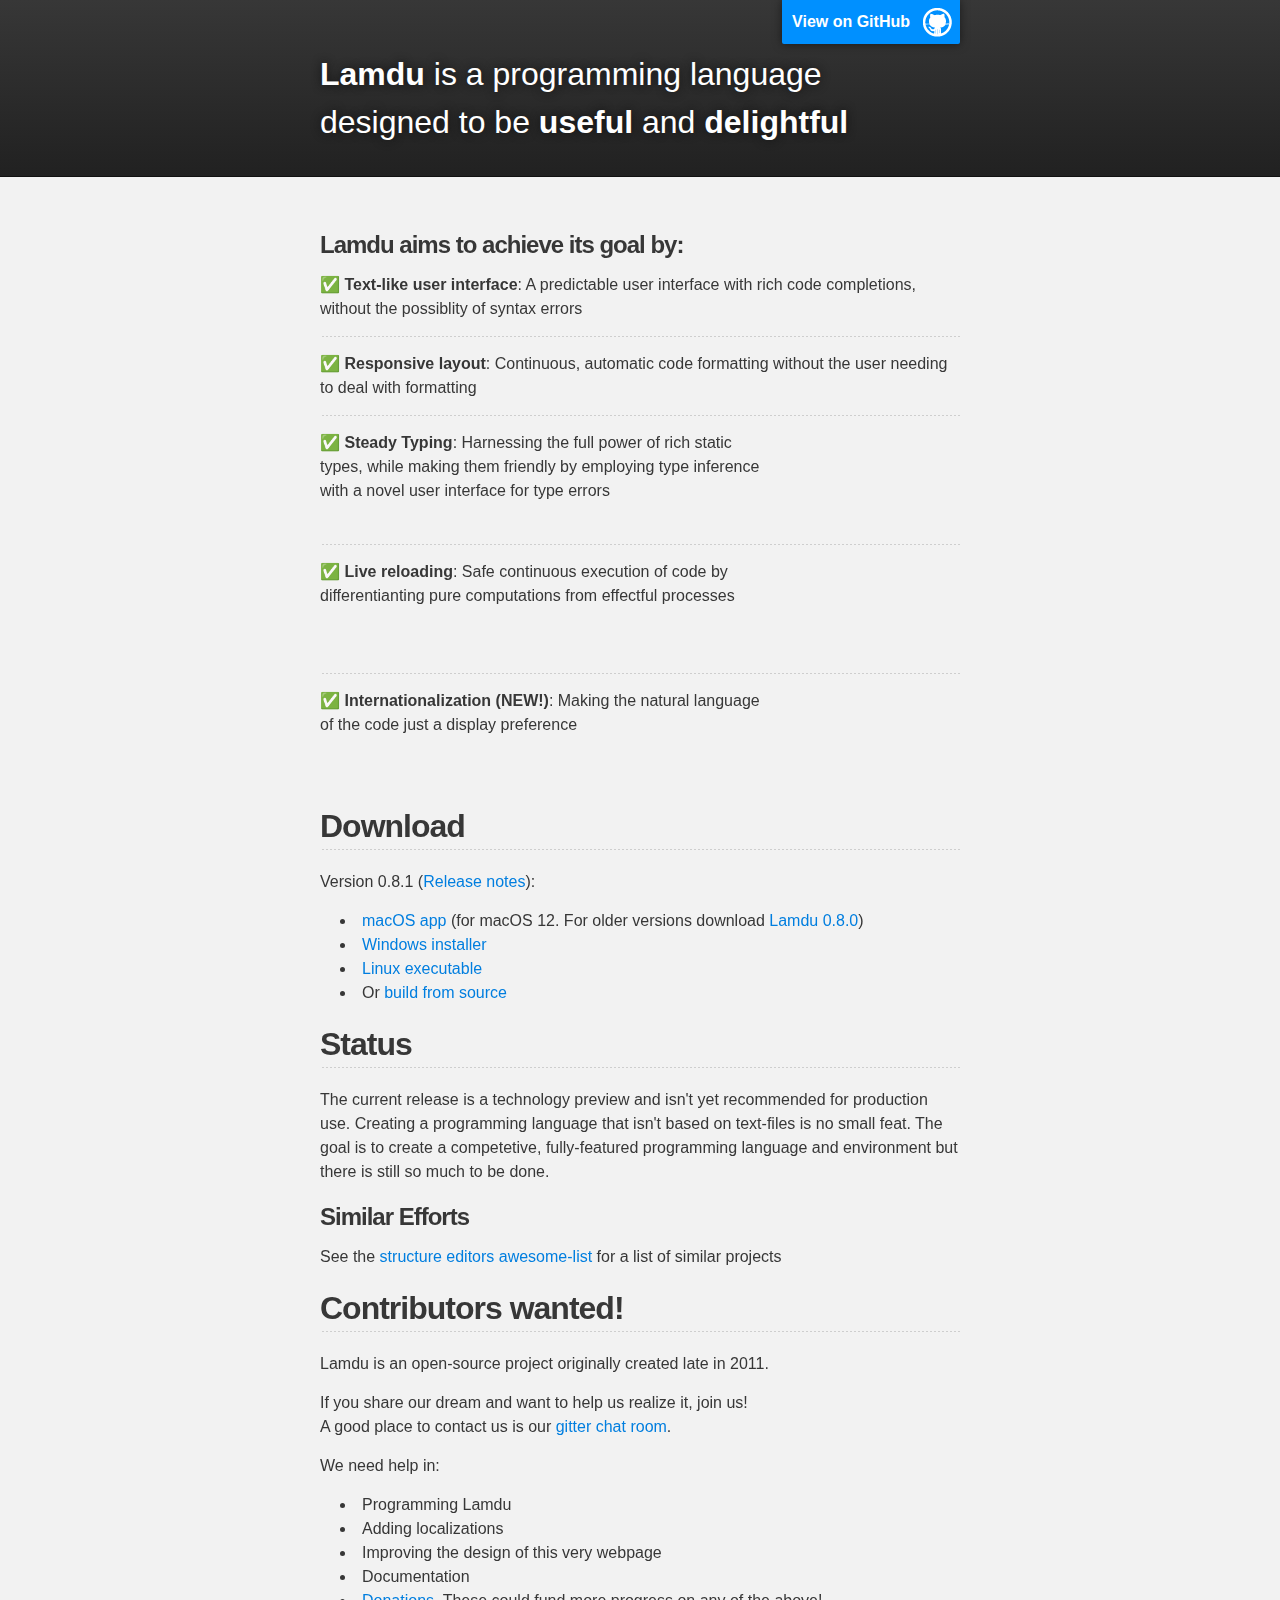
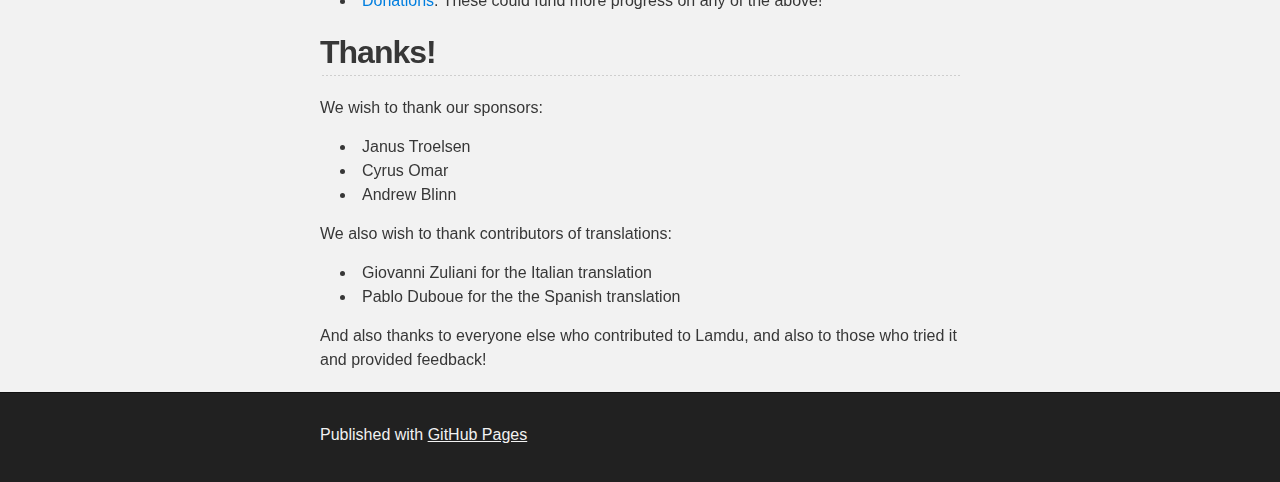
<file: index.html>
<!DOCTYPE html>
<html>

  <head>
    <meta charset='utf-8' />
    <meta http-equiv="X-UA-Compatible" content="chrome=1" />
    <meta name="description" content="Lamdu : Lamdu - towards the next generation IDE" />

    <link rel="stylesheet" type="text/css" media="screen" href="stylesheets/stylesheet.css">

    <title>Lamdu</title>
  </head>

  <body>

    <!-- HEADER -->
    <div id="header_wrap" class="outer">
      <header class="inner">
        <a id="forkme_banner" href="https://github.com/Peaker/lamdu">View on GitHub</a>

        <p id="project_title"><b>Lamdu</b> is a programming language designed to be <b>useful</b> and <b>delightful</b></p>
      </header>
    </div>

    <!-- MAIN CONTENT -->
    <div id="main_content_wrap" class="outer">
      <section id="main_content" class="inner">
        <h3>Lamdu aims to achieve its goal by:</h3>
        <p>
          ✅ <b>Text-like user interface</b>: A predictable user interface with rich code completions, without the possiblity of syntax errors
          <hr/>
        </p>
        <p>
          ✅ <b>Responsive layout</b>: Continuous, automatic code formatting without the user needing to deal with formatting
          <hr/>
        </p>
        <p>
          <iframe class="right-vid" width="176" height="99" src="https://www.youtube.com/embed/viF1bVTOO6k" frameborder="0" allow="accelerometer; clipboard-write; encrypted-media; gyroscope; picture-in-picture" allowfullscreen>
          </iframe>
          ✅ <b>Steady Typing</b>: Harnessing the full power of rich static types, while making them friendly by employing type inference with a novel user interface for type errors
          <hr/>
        </p>
        <p>
          <iframe class="right-vid" width="176" height="99" src="https://www.youtube.com/embed/skhP6LcbRTs" frameborder="0" allow="accelerometer; clipboard-write; encrypted-media; gyroscope; picture-in-picture" allowfullscreen>
          </iframe>
          ✅ <b>Live reloading</b>: Safe continuous execution of code by differentianting pure computations from effectful processes
          <hr/>
        </p>
        <p>
          <iframe class="right-vid" width="176" height="99" src="https://www.youtube.com/embed/2yGHk9XXOBE" frameborder="0" allow="accelerometer; clipboard-write; encrypted-media; gyroscope; picture-in-picture" allowfullscreen>
          </iframe>
          ✅ <b>Internationalization (NEW!)</b>: Making the natural language of the code just a display preference
        </p>
        <h2>Download</h2>

        <p>Version 0.8.1 (<a href="release-notes#v0.8.1">Release notes</a>):</p>
        <ul>
          <li>
            <a href="https://github.com/lamdu/lamdu/releases/download/v0.8.1/lamdu-0.8.1-macos.zip">
              macOS app
            </a> (for macOS 12. For older versions download <a href="https://github.com/lamdu/lamdu/releases/download/v0.8.0/lamdu-0.8-macos.zip">Lamdu 0.8.0</a>)
          </li>
          <li>
            <a href="https://github.com/lamdu/lamdu/releases/download/v0.8.1/lamdu-0.8.1-win-setup.exe">
              Windows installer
            </a>
          </li>
          <li>
            <a href="https://github.com/lamdu/lamdu/releases/download/v0.8.1/lamdu-0.8.1-linux.tgz">
              Linux executable
            </a>
          </li>
          <li>
            Or <a href="https://github.com/lamdu/lamdu/blob/master/doc/Build.md">build from source</a>
          </li>
        </ul>

        <h2>Status</h2>
        <p>
          The current release is a technology preview and isn't yet recommended for production use.
          Creating a programming language that isn't based on text-files is no small feat.
          The goal is to create a competetive, fully-featured programming language and environment but there is still so much to be done.
        </p>

        <h3><a name="similar-efforts" class="anchor" href="#similar-efforts"><span class="octicon octicon-link"></span></a>Similar Efforts</h3>
        <p>See the <a href="https://github.com/yairchu/awesome-structure-editors/blob/main/README.md">structure editors awesome-list</a> for a list of similar projects</p>

        <h2>Contributors wanted!</h2>
        <p>
          Lamdu is an open-source project originally created late in 2011.
        </p>
        <p>
          If you share our dream and want to help us realize it, join us!<br>
          A good place to contact us is our <a href="https://gitter.im/lamdu/lamdu">gitter chat room</a>.
        </p>
        <p>
          We need help in:
          <ul>
            <li> Programming Lamdu </li>
            <li> Adding localizations </li>
            <li> Improving the design of this very webpage </li>
            <li> Documentation </li>
            <li> <a href="https://github.com/sponsors/lamdu">Donations</a>. These could fund more progress on any of the above! </li>
          </ul>
        </p>

        <h2>Thanks!</h2>
        <p>
          We wish to thank our sponsors:
          <ul>
            <li> Janus Troelsen </li>
            <li> Cyrus Omar </li>
            <li> Andrew Blinn </li>
          </ul>
        </p>
        <p>
          We also wish to thank contributors of translations:
          <ul>
            <li> Giovanni Zuliani for the Italian translation </li>
            <li> Pablo Duboue for the the Spanish translation </li>
          </ul>
        </p>
        And also thanks to everyone else who contributed to Lamdu, and also to those who tried it and provided feedback!
    </div>

    <!-- FOOTER  -->
    <div id="footer_wrap" class="outer">
      <footer class="inner">
        <p>Published with <a href="http://pages.github.com">GitHub Pages</a></p>
      </footer>
    </div>

    <script type="text/javascript">
      var gaJsHost = (("https:" == document.location.protocol) ? "https://ssl." : "http://www.");
      document.write(unescape("%3Cscript src='" + gaJsHost + "google-analytics.com/ga.js' type='text/javascript'%3E%3C/script%3E"));
    </script>
    <script type="text/javascript">
      try {
      var pageTracker = _gat._getTracker("Lamdu");
      pageTracker._trackPageview();
      } catch(err) {}
    </script>


  </body>
</html>
</file>
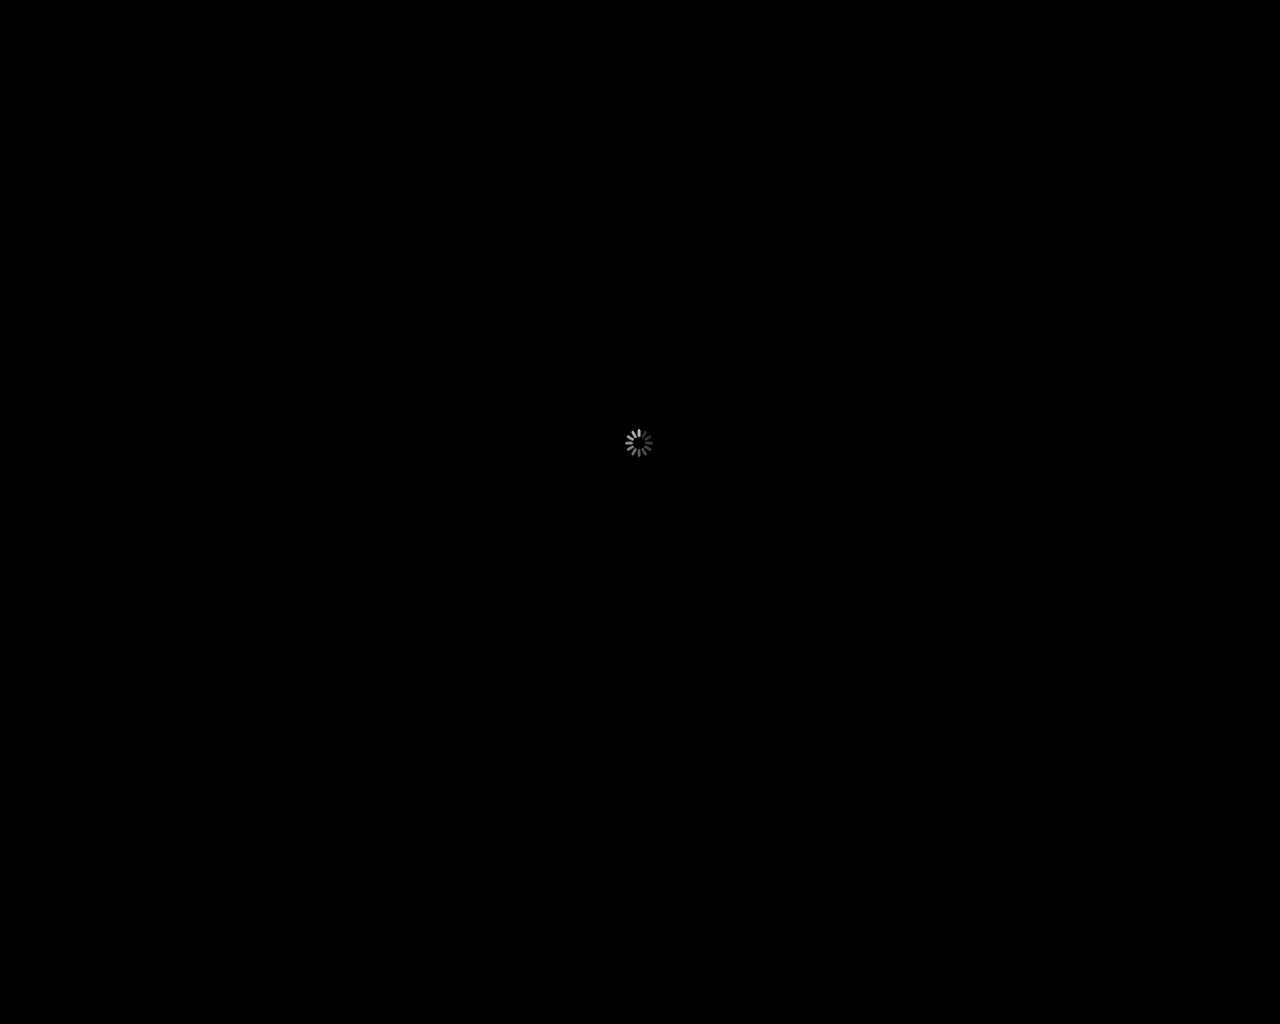
<file: Presentation/index.html>
<html>

<script type="text/javascript">

function detectBrowser()
{
    var slashIndex = window.location.href.lastIndexOf("/");
    var cropped = window.location.href.slice(0,slashIndex+1);

    window.location.replace(cropped + "assets/player/KeynoteDHTMLPlayer.html");
}

</script>

<body bgcolor="black" onload="detectBrowser()">
</body>

</html>
</file>
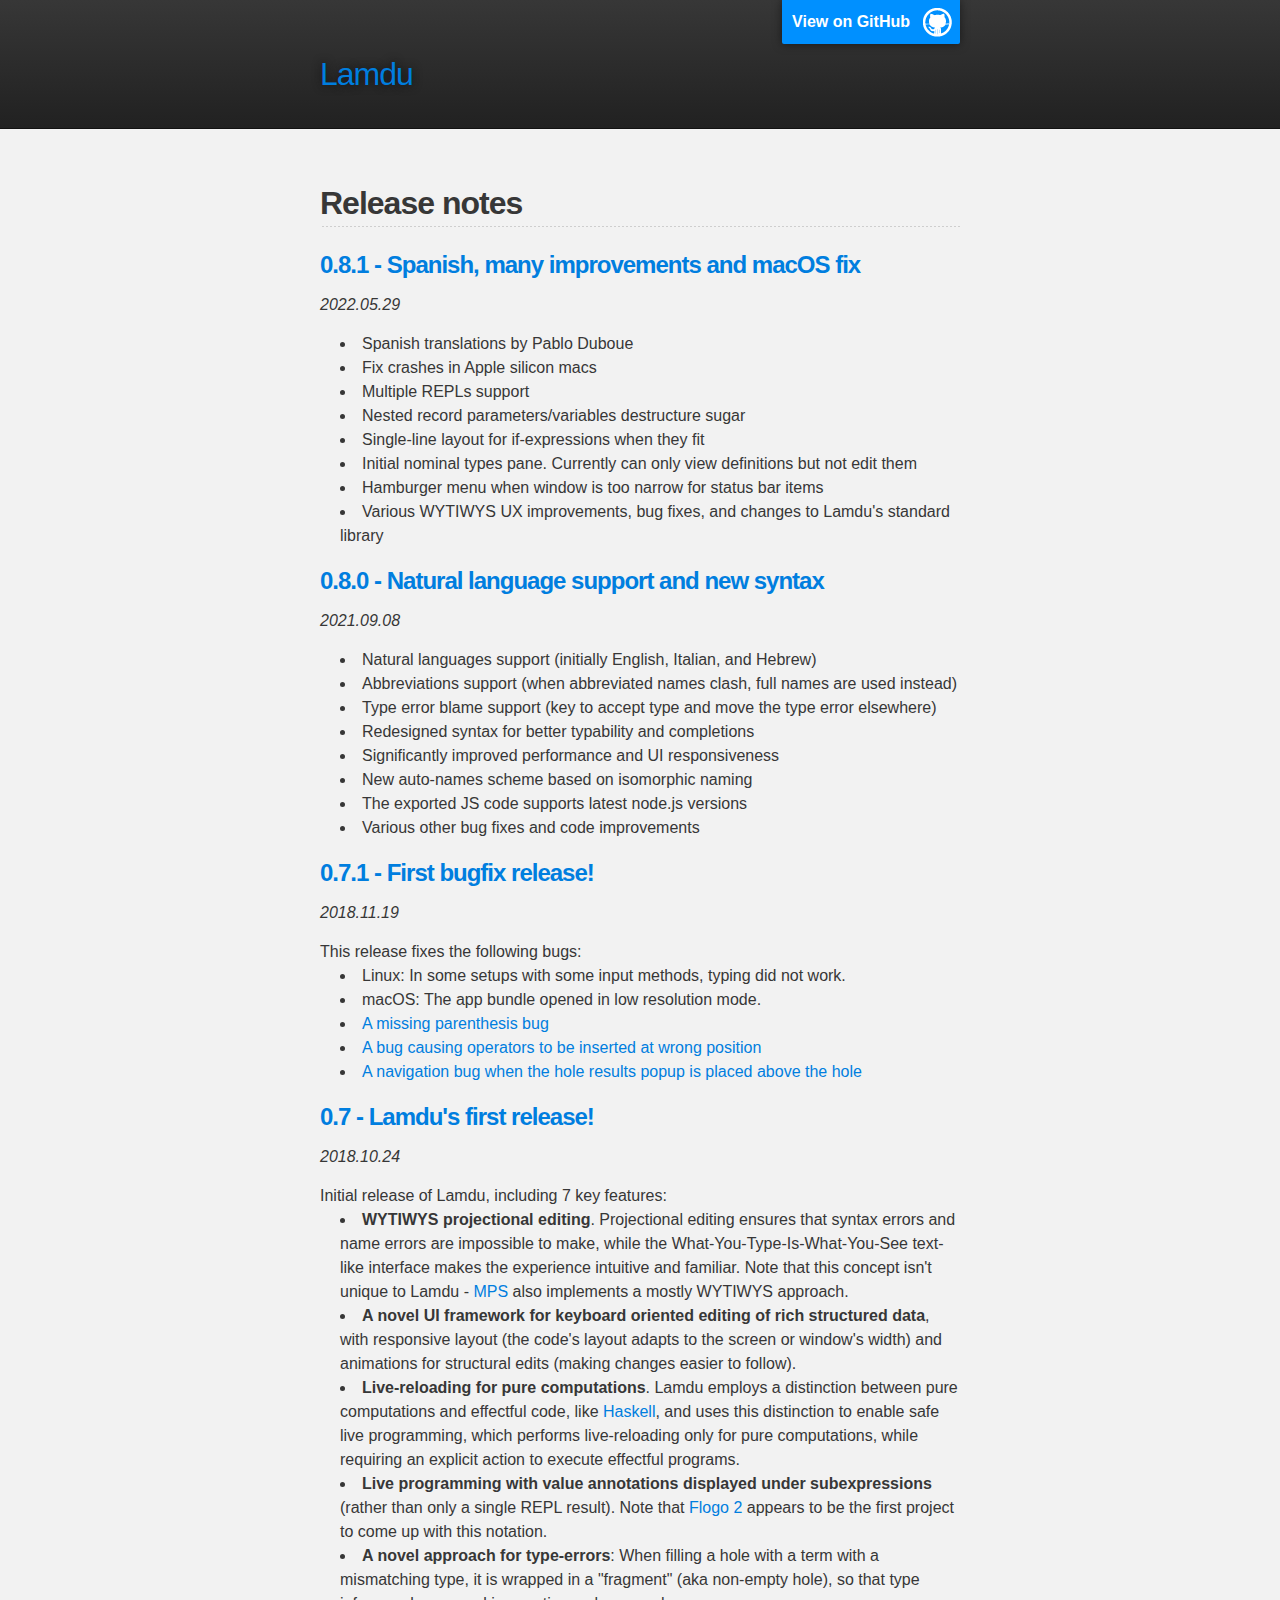
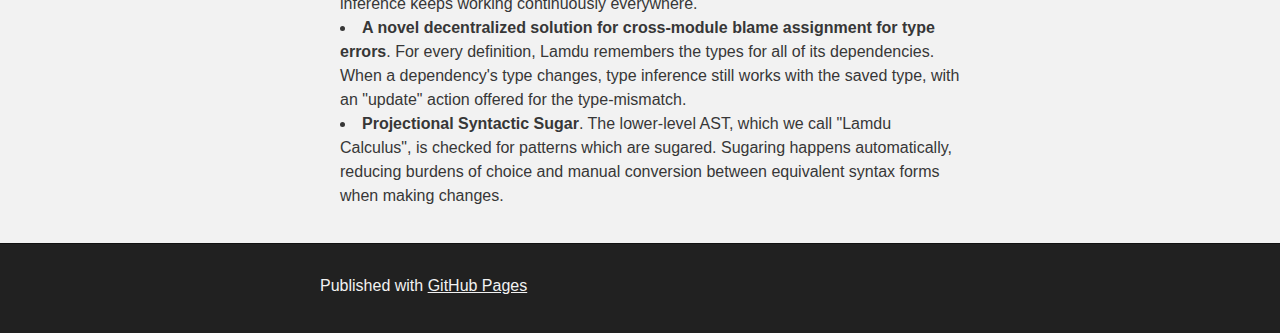
<file: release-notes.html>
<!DOCTYPE html>
<html>
  <head>
    <meta charset='utf-8' />
    <meta name="description" content="Lamdu : Lamdu - towards the next generation IDE" />
    <link rel="stylesheet" type="text/css" media="screen" href="stylesheets/stylesheet.css">
    <title>Lamdu</title>
  </head>
  <body>
    <div id="header_wrap" class="outer">
      <header class="inner">
        <a id="forkme_banner" href="https://github.com/Peaker/lamdu">View on GitHub</a>
        <a href="/">
          <h1 id="project_title">Lamdu</h1>
        </a>
      </header>
    </div>

    <div id="main_content_wrap" class="outer">
      <section id="main_content" class="inner">
        <h2>Release notes</h2>

        <h3 id="v0.8.1">
          <a href="https://github.com/lamdu/lamdu/releases/tag/v0.8.1">
            0.8.1 - Spanish, many improvements and macOS fix
          </a>
        </h3>

        <p><em>2022.05.29</em></p>

        <ul>
          <li> Spanish translations by Pablo Duboue </li>
          <li> Fix crashes in Apple silicon macs </li>
          <li> Multiple REPLs support </li>
          <li> Nested record parameters/variables destructure sugar </li>
          <li> Single-line layout for if-expressions when they fit </li>
          <li> Initial nominal types pane. Currently can only view definitions but not edit them </li>
          <li> Hamburger menu when window is too narrow for status bar items </li>
          <li> Various WYTIWYS UX improvements, bug fixes, and changes to Lamdu's standard library </li>
        </ul>

        <h3 id="v0.8.0">
          <a href="https://github.com/lamdu/lamdu/releases/tag/v0.8.0">
            0.8.0 - Natural language support and new syntax
          </a>
        </h3>

        <p><em>2021.09.08</em></p>

        <ul>
          <li> Natural languages support (initially English, Italian, and Hebrew) </li>
          <li> Abbreviations support (when abbreviated names clash, full names are used instead) </li>
          <li> Type error blame support (key to accept type and move the type error elsewhere) </li>
          <li> Redesigned syntax for better typability and completions </li>
          <li> Significantly improved performance and UI responsiveness </li>
          <li> New auto-names scheme based on isomorphic naming </li>
          <li> The exported JS code supports latest node.js versions </li>
          <li> Various other bug fixes and code improvements </li>
        </ul>

        <h3 id="v0.7.1">
          <a href="https://github.com/lamdu/lamdu/releases/tag/v0.7.1">
            0.7.1 - First bugfix release!
          </a>
        </h3>

        <p><em>2018.11.19</em></p>

        This release fixes the following bugs:

        <ul>
          <li> Linux: In some setups with some input methods, typing did not work. </li>
          <li> macOS: The app bundle opened in low resolution mode. </li>
          <li>
            <a href="https://trello.com/c/OuaLvwiJ/445-wrong-parenthesis">
              A missing parenthesis bug
            </a>
          </li>
          <li>
            <a href="https://trello.com/c/F02QMHQV/444-wytiwis-violation">
              A bug causing operators to be inserted at wrong position
            </a>
          </li>
          <li>
            <a href="https://trello.com/c/tjYN3T0D/446-red-cursor-when-picking-hole-result-on-top-popup-menu">
              A navigation bug when the hole results popup is placed above the hole
            </a>
          </li>
        </ul>

        <h3 id="v0.7">
          <a href="https://github.com/lamdu/lamdu/releases/tag/v0.7">
            0.7 - Lamdu's first release!
          </a>
        </h3>

        <p><em>2018.10.24</em></p>

        Initial release of Lamdu, including 7 key features:

        <ul>
          <li>
            <strong>WYTIWYS projectional editing</strong>.
            Projectional editing ensures that syntax errors and name errors are impossible to make,
            while the What-You-Type-Is-What-You-See text-like interface makes the experience intuitive and familiar.
            Note that this concept isn't unique to Lamdu -
            <a href="https://www.jetbrains.com/mps/">MPS</a> also implements a mostly WYTIWYS approach.
          </li>
          <li>
            <strong>A novel UI framework for keyboard oriented editing of rich structured data</strong>,
            with responsive layout (the code's layout adapts to the screen or window's width)
            and animations for structural edits (making changes easier to follow).
          </li>
          <li>
            <strong>Live-reloading for pure computations</strong>.
            Lamdu employs a distinction between pure computations and effectful code,
            like <a href="http://haskell.org/">Haskell</a>,
            and uses this distinction to enable safe live programming,
            which performs live-reloading only for pure computations,
            while requiring an explicit action to execute effectful programs.
          </li>
          <li>
            <strong>Live programming with value annotations displayed under subexpressions</strong>
            (rather than only a single REPL result).
            Note that <a href="https://llk.media.mit.edu/papers/archive/ch-phd.pdf">Flogo 2</a>
            appears to be the first project to come up with this notation.
          </li>
          <li>
            <strong>A novel approach for type-errors</strong>:
            When filling a hole with a term with a mismatching type,
            it is wrapped in a "fragment" (aka non-empty hole),
            so that type inference keeps working continuously everywhere.
          </li>
          <li>
            <strong>A novel decentralized solution for cross-module blame assignment for type errors</strong>.
            For every definition, Lamdu remembers the types for all of its dependencies.
            When a dependency's type changes, type inference still works with the saved type,
            with an "update" action offered for the type-mismatch.
          </li>
          <li>
            <strong>Projectional Syntactic Sugar</strong>.
            The lower-level AST, which we call "Lamdu Calculus", is checked for patterns which are sugared.
            Sugaring happens automatically, reducing burdens of choice and manual conversion between equivalent syntax forms when making changes.
          </li>
        </ul>
      </section>
    </div>

    <div id="footer_wrap" class="outer">
      <footer class="inner">
        <p>Published with <a href="http://pages.github.com">GitHub Pages</a></p>
      </footer>
    </div>

    <script type="text/javascript">
      var gaJsHost = (("https:" == document.location.protocol) ? "https://ssl." : "http://www.");
      document.write(unescape("%3Cscript src='" + gaJsHost + "google-analytics.com/ga.js' type='text/javascript'%3E%3C/script%3E"));
    </script>
    <script type="text/javascript">
      try {
      var pageTracker = _gat._getTracker("Lamdu");
      pageTracker._trackPageview();
      } catch(err) {}
    </script>
  </body>
</html>
</file>
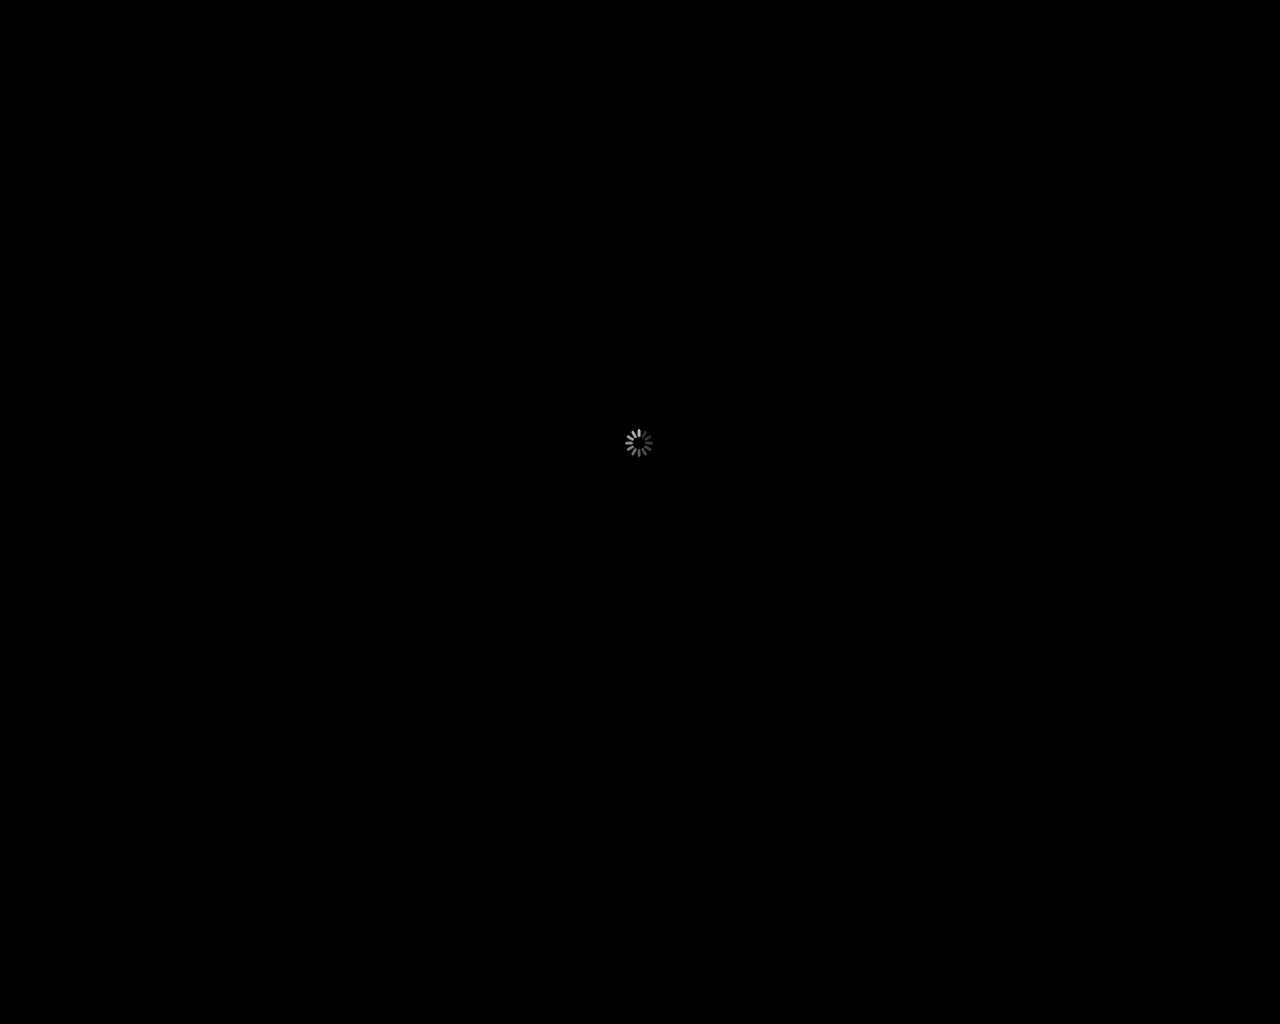
<file: Presentation/assets/player/KeynoteDHTMLPlayer.html>
<!DOCTYPE html>
<html xmlns="http://www.w3.org/1999/xhtml">
    <head>
        <title>Keynote</title>
        <link href="KeynoteDHTMLPlayer.css" rel="stylesheet" type="text/css" media="screen"/>
        <meta name="viewport" content="initial-scale = 1.0, minimum-scale = 1.0, maximum-scale = 1.0, user-scalable = no, width = device-width" />
        <meta http-equiv="Content-Type" content="text/html; charset=UTF-8" />
        <script type="text/javascript" src="prototype.js"></script>
        <script type="text/javascript" src="DebuggingSupport.js"></script>
        <script type="text/javascript" src="./pdfjs/bcmaps.js"></script>
        <script type="text/javascript" src="./pdfjs/web/compatibility.js"></script>
        <script type="text/javascript" src="./pdfjs/pdf.js"></script>
        <script type="text/javascript" src="string.js"></script>
        <script type="text/javascript" src="Utilities.js"></script>
        <script type="text/javascript" src="KeynoteDHTMLPlayer.js"></script>
        <script type="text/javascript" src="ShowController.js"></script>
        <script type="text/javascript" src="TouchController.js"></script>
        <script type="text/javascript" src="DisplayManager.js"></script>
        <script type="text/javascript" src="StageManager.js"></script>
        <script type="text/javascript" src="AnimationManager.js"></script>
        <script type="text/javascript" src="TextureManager.js"></script>
        <script type="text/javascript" src="ScriptManager.js"></script>
        <script type="text/javascript" src="OrientationController.js"></script>
        <script type="text/javascript" src="KPFObjects.js"></script>
        <script type="text/javascript" src="SlideManager.js"></script>
        <script type="text/javascript" src="NavigatorController.js"></script>
        <script type="text/javascript" src="SlideNumberController.js"></script>
        <script type="text/javascript" src="HelpPlacardController.js"></script>
        <script type="text/javascript" src="NarrationManager.js"></script>
        <script type="text/javascript" src="TSDAnimation.js"></script>
        <script type="text/javascript" src="./gl/KNWebGLShader.js"></script>
        <script type="text/javascript" src="./gl/KNWebGLUtil.js"></script>
        <script type="text/javascript" src="./gl/KNWebGLObjects.js"></script>
        <script type="text/javascript" src="./gl/KNWebGLParticleObjects.js"></script>
    </head>
    <body id="body" bgcolor="black">
        <div id="background" class="bigBlackSquare">
        </div>
        <div id="previousButton" class="PreviousButtonDisabled">
        </div>
        <div id="nextButton" class="nextButtonDisabled">
        </div>
        <div id="slideCounter">
        </div>
        <span id="helpText"></span>
        <div id="stageArea">
            <div id="stage" class="stage">
            </div>
            <div id="hyperlinkPlane" class="stage">
            </div>
        </div>
        <div id="slideshowNavigator">
        </div>
        <div id="slideNumberControl">
        </div>
        <div id="slideNumberDisplay">
        </div>
        <div id="helpPlacard">
        </div>
        <div id="waitingIndicator">
        	<div id="waitingSpinner">
        	</div>
        </div>
	</body>
</html>
</file>
<file: stylesheets/stylesheet.css>
/*******************************************************************************
Slate Theme for GitHub Pages
by Jason Costello, @jsncostello
*******************************************************************************/

@import url(pygment_trac.css);

/*******************************************************************************
MeyerWeb Reset
*******************************************************************************/

html, body, div, span, applet, object, iframe,
h1, h2, h3, h4, h5, h6, p, blockquote, pre,
a, abbr, acronym, address, big, cite, code,
del, dfn, em, img, ins, kbd, q, s, samp,
small, strike, strong, sup, tt, var,
u, i, center,
dl, dt, dd, ol, ul, li,
fieldset, form, label, legend,
table, caption, tbody, tfoot, thead, tr, th, td,
article, aside, canvas, details, embed,
figure, figcaption, footer, header, hgroup,
menu, nav, output, ruby, section, summary,
time, mark, audio, video {
  margin: 0;
  padding: 0;
  border: 0;
  font: inherit;
  vertical-align: baseline;
}

.right-vid {
  clear: both;
  float: right;
  margin-left: 7px;
  margin-top: 7px;
  margin-bottom: 7px;
}

/* HTML5 display-role reset for older browsers */
article, aside, details, figcaption, figure,
footer, header, hgroup, menu, nav, section {
  display: block;
}

ol, ul {
  list-style: none;
}

blockquote, q {
}

table {
  border-collapse: collapse;
  border-spacing: 0;
}

/*******************************************************************************
Theme Styles
*******************************************************************************/

body {
  box-sizing: border-box;
  color:#373737;
  background: #212121;
  font-size: 16px;
  font-family: 'Myriad Pro', Calibri, Helvetica, Arial, sans-serif;
  line-height: 1.5;
  -webkit-font-smoothing: antialiased;
}

h1, h2, h3, h4, h5, h6 {
  margin: 10px 0;
  font-weight: 700;
  font-family: 'Lucida Grande', 'Calibri', Helvetica, Arial, sans-serif;
  letter-spacing: -1px;
  clear: both;
}

hr {
  clear: both;
}

h1 {
  font-size: 36px;
  font-weight: 700;
}

h2 {
  padding-bottom: 10px;
  font-size: 32px;
  background: url('../images/bg_hr.png') repeat-x bottom;
}

h3 {
  font-size: 24px;
}

h4 {
  font-size: 21px;
}

h5 {
  font-size: 18px;
}

h6 {
  font-size: 16px;
}

p {
  margin: 10px 0 15px 0;
}

footer p {
  color: #f2f2f2;
}

a {
  text-decoration: none;
  color: #007edf;
  text-shadow: none;

  transition: color 0.5s ease;
  transition: text-shadow 0.5s ease;
  -webkit-transition: color 0.5s ease;
  -webkit-transition: text-shadow 0.5s ease;
  -moz-transition: color 0.5s ease;
  -moz-transition: text-shadow 0.5s ease;
  -o-transition: color 0.5s ease;
  -o-transition: text-shadow 0.5s ease;
  -ms-transition: color 0.5s ease;
  -ms-transition: text-shadow 0.5s ease;
}

a:hover, a:focus {text-decoration: underline;}

footer a {
  color: #F2F2F2;
  text-decoration: underline;
}

em {
  font-style: italic;
}

strong {
  font-weight: bold;
}

img {
  position: relative;
  margin: 0 auto;
  max-width: 739px;
  padding: 5px;
  margin: 10px 0 10px 0;
  border: 1px solid #ebebeb;

  box-shadow: 0 0 5px #ebebeb;
  -webkit-box-shadow: 0 0 5px #ebebeb;
  -moz-box-shadow: 0 0 5px #ebebeb;
  -o-box-shadow: 0 0 5px #ebebeb;
  -ms-box-shadow: 0 0 5px #ebebeb;
}

pre, code {
  width: 100%;
  color: #222;
  background-color: #fff;

  font-family: Monaco, "Bitstream Vera Sans Mono", "Lucida Console", Terminal, monospace;
  font-size: 14px;

  border-radius: 2px;
  -moz-border-radius: 2px;
  -webkit-border-radius: 2px;



}

pre {
  width: 100%;
  padding: 10px;
  box-shadow: 0 0 10px rgba(0,0,0,.1);
  overflow: auto;
}

code {
  padding: 3px;
  margin: 0 3px;
  box-shadow: 0 0 10px rgba(0,0,0,.1);
}

pre code {
  display: block;
  box-shadow: none;
}

blockquote {
  color: #666;
  margin-bottom: 20px;
  padding: 0 0 0 20px;
  border-left: 3px solid #bbb;
}

ul, ol, dl {
  margin-bottom: 15px
}

ul li {
  list-style: inside;
  padding-left: 20px;
}

ol li {
  list-style: decimal inside;
  padding-left: 20px;
}

dl dt {
  font-weight: bold;
}

dl dd {
  padding-left: 20px;
  font-style: italic;
}

dl p {
  padding-left: 20px;
  font-style: italic;
}

hr {
  height: 1px;
  margin-bottom: 5px;
  border: none;
  background: url('../images/bg_hr.png') repeat-x center;
}

table {
  border: 1px solid #373737;
  margin-bottom: 20px;
  text-align: left;
 }

th {
  font-family: 'Lucida Grande', 'Helvetica Neue', Helvetica, Arial, sans-serif;
  padding: 10px;
  background: #373737;
  color: #fff;
 }

td {
  padding: 10px;
  border: 1px solid #373737;
 }

form {
  background: #f2f2f2;
  padding: 20px;
}

/*******************************************************************************
Full-Width Styles
*******************************************************************************/

.outer {
  width: 100%;
}

.inner {
  position: relative;
  max-width: 640px;
  padding: 20px 10px;
  margin: 0 auto;
}

#forkme_banner {
  display: block;
  position: absolute;
  top:0;
  right: 10px;
  z-index: 10;
  padding: 10px 50px 10px 10px;
  color: #fff;
  background: url('../images/blacktocat.png') #0090ff no-repeat 95% 50%;
  font-weight: 700;
  box-shadow: 0 0 10px rgba(0,0,0,.5);
  border-bottom-left-radius: 2px;
  border-bottom-right-radius: 2px;
}

#header_wrap {
  background: #212121;
  background: -moz-linear-gradient(top, #373737, #212121);
  background: -webkit-linear-gradient(top, #373737, #212121);
  background: -ms-linear-gradient(top, #373737, #212121);
  background: -o-linear-gradient(top, #373737, #212121);
  background: linear-gradient(top, #373737, #212121);
  color: #fff;
}

#header_wrap .inner {
  padding: 50px 10px 30px 10px;
}

#project_title {
  margin: 0;
  font-size: 32px;
  font-weight: 350;
  text-shadow: #111 0px 0px 10px;
}

#project_tagline {
  font-size: 24px;
  font-weight: 300;
  background: none;
  text-shadow: #111 0px 0px 10px;
}

#downloads {
  position: absolute;
  width: 210px;
  z-index: 10;
  bottom: -40px;
  right: 0;
  height: 70px;
  background: url('../images/icon_download.png') no-repeat 0% 90%;
}

#main_content_wrap {
  background: #f2f2f2;
  border-top: 1px solid #111;
  border-bottom: 1px solid #111;
}

#main_content {
  padding-top: 40px;
}

#footer_wrap {
  background: #212121;
}



/*******************************************************************************
Small Device Styles
*******************************************************************************/

@media screen and (max-width: 480px) {
  body {
    font-size:14px;
  }

  #downloads {
    display: none;
  }

  .inner {
    min-width: 320px;
    max-width: 480px;
  }

  #project_title {
  font-size: 32px;
  }

  h1 {
    font-size: 28px;
  }

  h2 {
    font-size: 24px;
  }

  h3 {
    font-size: 21px;
  }

  h4 {
    font-size: 18px;
  }

  h5 {
    font-size: 14px;
  }

  h6 {
    font-size: 12px;
  }

  code, pre {
    min-width: 320px;
    max-width: 480px;
    font-size: 11px;
  }

}
</file>
<file: Presentation/assets/player/KeynoteDHTMLPlayer.css>
* {
    -webkit-user-select:none;
    -moz-user-select:none;
    -ms-user-select:none;
}

/* Body */

body
{
    overflow: hidden;
    margin: 0;
    -webkit-user-select: none;
    -moz-user-select: none;
    -ms-user-select: none;
}

@media screen and (max-device-width: 1025px)
{
    body
    {
        background-color: black;
    }
}

div.bigBlackSquare
{
    position: absolute; 
    top: 0px;
    left: 0px;
    width: 1024px;
    height: 1024px;
    visibility: hidden;
    background-color: black;
}

/* Debug Status Display */
   
div#statisticsDisplay
{
    position: absolute; 
    color : white;
    background-color: grey;
    visibility: hidden;
}

/* Stage */

div#stageArea
{
    position: absolute; 
    visibility: hidden;
    overflow: hidden;
}

div.stage
{
    position: absolute; 
    top: 0;
    left: 0;
    overflow: visible;
}

/* Hyperlinke Plane */

div#hyperlinkPlane
{
    visibility: hidden;
    pointer-events: none;
}

div.hyperlink
{
    position: absolute;
    cursor: pointer;
}

/* iPhone Controls Section */

div#previousButton
{
    position: absolute;
    background-repeat: no-repeat;
    background-position: center center;
    visibility: hidden;
    width: 22px;
    height: 27px;
}

div.previousButtonEnabled
{
    background-image: url('left_arrow_mobile_n.png');
    background-size: 22px 27px;
    width: 22px;
    height: 27px;
}

div.previousButtonDisabled
{
    background-image: url('left_arrow_mobile_d.png');
    background-size: 22px 27px;
    -webkit-tap-highlight-color: rgba(0,0,0,0);
    -moz-tap-highlight-color: rgba(0,0,0,0);
    -ms-tap-highlight-color: rgba(0,0,0,0);
    width: 22px;
    height: 27px;
}

div#nextButton
{
    position: absolute;
    background-repeat: no-repeat;
    background-position: center center;
    visibility: hidden;
    background-size: 22px 27px;
    width: 22px;
    height: 27px;
}

div.nextButtonEnabled
{
    background-image: url('right_arrow_mobile_n.png');
    background-size: 22px 27px;
    width: 22px;
    height: 27px;
}

div.nextButtonDisabled
{
    background-image: url('right_arrow_mobile_d.png');
    background-size: 22px 27px;
    -webkit-tap-highlight-color: rgba(0,0,0,0);
    -moz-tap-highlight-color: rgba(0,0,0,0);
    -ms-tap-highlight-color: rgba(0,0,0,0);
    width: 22px;
    height: 27px;
}

/* Navigator */

div#slideshowNavigator {
    -webkit-tap-highlight-color: rgba(0,0,0,0);
    -moz-tap-highlight-color: rgba(0,0,0,0);
    -ms-tap-highlight-color: rgba(0,0,0,0);
    position: absolute;
    overflow: hidden;
    font-family: 'Helvetica Neue', Helvetica, Arial, sans-serif;
    font-size: 12px;
    line-height: 18px;
    background-color: rgba(0,0,0,0);
    color: 232323;
    top: 0px;
    left: 0px;
    bottom: 0px;
    width: 140px;
}

div.navigatorLeftSidebar {
    position: absolute;
    overflow-x: hidden;
    overflow-y: hidden;
    top: 0px;
    left: 0px;
    bottom: 0px;
    width: 30px;
    background-color: rgba(0,0,0,0);
}

div.navigatorThumbnailSidebar {
    position: absolute;
    overflow-x: hidden;
    overflow-y: hidden;
    border-right: 1px solid #676767;
    background-color: #000;
    top: 0px;
    left: -140px;
    bottom: 0px;
    width: 129px;
    -webkit-transition-property: left;
    -webkit-transition-duration: 300ms;
    -moz-transition-property: left;
    -moz-transition-duration: 300ms;
    -ms-transition-property: left;
    -ms-transition-duration: 300ms;
}

div.navigatorThumbnailScroller {
    position: absolute;
    overflow-x: hidden;
    overflow-y: auto;
    top: 0px;
    left: 0px;
    bottom: 0px;
    width: 129px;
}

div.navigatorThumbnailScroller::-webkit-scrollbar {
    width: 7px;
}

div.navigatorThumbnailScroller::-webkit-scrollbar-thumb {
    background: rgba(255,255,255,0.4);
    -webkit-border-radius: 10px;
}

div.navigatorThumbnailSelection {
    position: absolute;
    border-top-style: none;
    border-left-style: none;
    border-right-style: none;
    display: none;
    background-color: rgba(125,125,125,0.5);
    top: 0px;
    width: 100%;
    height: 76px;
}

div.navigatorThumbnailContainer {
    position: absolute;
    top: 0px;
    left: 0px;
    bottom: auto;
    width: 119px;
}

div.navigatorThumbnailItem {
    position: absolute;
    top: 0px;
    left: 0px;
    width: 119px;
    height: 76px;
    cursor: default;
}

div.navigatorThumbnailItemCanvasContainer {
    position: absolute;
    max-height: 90px;
    border: 1px solid rgba(255,255,255,0.68);
    -webkit-box-shadow: 0px 2px 4px rgba(0,0,0,0.5);
    -moz-box-shadow: 0px 2px 4px rgba(0,0,0,0.5);
    -ms-box-shadow: 0px 2px 4px rgba(0,0,0,0.5);
    background-color: #444;
    width: 88px;    
    height: 66px;
}

/* Slide Number Control */

div#slideNumberControl {
    position: absolute;
    overflow: hidden;
    display: none;
    opacity: 0;
    font-family: 'Helvetica Neue', Helvetica, Arial, sans-serif;
    font-size: 12px;
    background-color: rgba(0,0,0,0.75);
    color: white;
    width: 120px;
    height: 110px;
    text-align: center;
    border-radius: 12px;
    -webkit-border-radius: 12px;
    -moz-border-radius: 12px;
    -ms-border-radius: 12px;
}

div.slideNumberLabel {
    position: relative;
    margin-left:16px;
    margin-right:16px;
    margin-top: 16px;
    width: 88px;
    height:33px;
    font-weight: bold;
}

div.slideNumberDigit {
    position: relative;
    margin-left:auto;
    margin-right:auto;
    font-size:40px;
    width: 88px;
    height:39px;
}

/* Slide Number Display */

div#slideNumberDisplay {
    position: absolute;
    overflow: hidden;
    display: none;
    opacity: 0;
    font-family: 'Helvetica Neue', Helvetica, Arial, sans-serif;
    font-size: 12px;
    background-color: rgba(0,0,0,0.75);
    color: white;
    width: 100px;
    height: 100px;
    text-align: center;
    border-radius: 12px;
    -webkit-border-radius: 12px;
    -moz-border-radius: 12px;
    -ms-border-radius: 12px;
}

div.slideNumberDisplayDigit {
    position: relative;
    margin-top:24px;
    margin-left:auto;
    margin-right:auto;
    font-size:40px;
    width: 88px;
    height:39px;
}

/* Help Placard Display */

div#helpPlacard {
    display: none;
    position: absolute;
    overflow: hidden;
    opacity: 0;
    font-family: Helvetica, Arial, sans-serif;
    font-size: 14px;
    background-color: rgba(20,20,20,0.95);
    color: white;
    width: 822px;
    height: 633px;
    text-align: center;
    border-radius: 12px 12px 12px 12px;
    -webkit-border-radius: 12px 12px 12px 12px;
    -moz-border-radius: 12px 12px 12px 12px;
    -ms-border-radius: 12px 12px 12px 12px;
    line-height:40px;
    box-shadow: 0px 0px 40px black;
    -webkit-box-shadow: 0px 0px 40px black;
    -moz-box-shadow: 0px 0px 40px black;
}

div.helpPlacardTitleBar {
    /*position:absolute;*/
    font-size: 22px;
    color: rgba(120,120,120,1);    
    font-family: Helvetica, Arial, sans-serif;
    width: 822px;
    height: 40px;
    border-radius: 12px 12px 0 0;
    -webkit-border-radius: 12px 12px 0 0;
    -moz-border-radius: 12px 12px 0 0;
    -ms-border-radius: 12px 12px 0 0;
    border-bottom: 1px black solid;
}

div.helpPlacardTitle {
    padding-top:4px;
    height:40px;
}

div.helpPlacardCloseButton {
    cursor:default;
    top:10px;
    left:10px;    
    position:absolute;
    background:url('close_n@2x.png') no-repeat 0 0;
    background-size: 21px 21px;
    width:21px;
    height:21px;
}

div.helpPlacardCloseButton:hover {
    background:url('close_hi@2x.png') no-repeat 0 0;
    background-size: 21px 21px;
}

div.helpPlacardCloseButton:active {
    background:url('close_p@2x.png') no-repeat 0 0;
    background-size: 21px 21px;
}

div.helpPlacardContentPanel {
    width: 822px;
    height: 310px;
}

div.helpPlacardHeader {
    color: rgba(255,255,255,1);    
    font-weight: bold;
    width:822px;
    height:40px;
    border-bottom: 1px white solid;
}

div.helpPlacardHeader {
    color: rgba(255,255,255,1);    
    font-weight: bold;
    width:822px;
    height:40px;
    border-bottom: 1px black solid;
}

div.helpPlacardItem {
    width:822px;
    height:40px;
    border-bottom: 1px black solid;
}

div.helpPlacardLeftHeaderItem {
    /*position:absolute;*/
    color: white;    
    text-align:right;
    float:left;
    width:400px;
}

div.helpPlacardLeftItem {
    color: rgba(120,120,120,1);    
    text-align:right;
    float:left;
    width:400px;
    border-right: 1px black solid;
}

div.helpPlacardRightItem {
    text-align:left;
    float:right;
    width:400px;
}

div.helpPlacardFooter {
    font-size: 14px;
    color: rgba(120,120,120,1);
    font-family: Helvetica, Arial, sans-serif;
    width: 822px;
    height: 54px;
}

div.helpPlacardAcknowledgementsButton {
    cursor: default;
    right: 26px;
    bottom: 22px;
    height: 28px;
    line-height: 28px;
    padding-left: 11px;
    padding-right: 11px;
    position:absolute;
    background:url('kn-cloud_pd_help_btn-N@2x.png') no-repeat center center fixed;
    background-size: cover;
    -webkit-background-size: cover;
    -moz-background-size: cover;
    border-radius: 4px 4px 4px 4px;
    -webkit-border-radius: 4px 4px 4px 4px;
    -moz-border-radius: 4px 4px 4px 4px;
}

div.helpPlacardAcknowledgementsButton:hover {
    background:url('kn-cloud_pd_help_btn-H@2x.png') no-repeat center center fixed;
    background-size: cover;
    -webkit-background-size: cover;
    -moz-background-size: cover;
}

div.helpPlacardAcknowledgementsButton:active {
    background:url('kn-cloud_pd_help_btn-P@2x.png') no-repeat center center fixed;
    background-size: cover;
    -webkit-background-size: cover;
    -moz-background-size: cover;
}


/* iPad assets */

@media all and (min-device-width: 481px) and (max-device-width: 1024px) {
    div#previousButton
    {
        background-size: 44px 54px;
        width: 44px;
        height: 54px;
    }

    div#nextButton
    {
        background-size: 44px 54px;
        width: 44px;
        height: 54px;
    }

    div.previousButtonEnabled
    {
        background-size: 44px 54px;
        width: 44px;
        height: 54px;
        background-image: static_url('left_arrow_mobile_n-hd.png');
    }

    div.previousButtonDisabled
    {
        background-size: 44px 54px;
        width: 44px;
        height: 54px;
        background-image: static_url('left_arrow_mobile_d-hd.png');
    }

    div.nextButtonEnabled
    {
        background-size: 44px 54px;
        width: 44px;
        height: 54px;
        background-image: static_url('right_arrow_mobile_n-hd.png');
    }

    div.nextButtonDisabled
    {
        background-size: 44px 54px;
        width: 44px;
        height: 54px;
        background-image: static_url('right_arrow_mobile_d-hd.png');
    }
}

/* Retina display assets */

@media all and (-webkit-min-device-pixel-ratio:2) {
    div.previousButtonEnabled
    {
        background-image: static_url('left_arrow_mobile_n-hd.png');
    }

    div.previousButtonDisabled
    {
        background-image: static_url('left_arrow_mobile_d-hd.png');
    }

    div.nextButtonEnabled
    {
        background-image: static_url('right_arrow_mobile_n-hd.png');
    }

    div.nextButtonDisabled
    {
        background-image: static_url('right_arrow_mobile_d-hd.png');
    }
}

div#slideCounter
{
    position: absolute; 
    display: table-cell;
    text-align: center;
    vertical-align: middle;
    font-family: Helvetica;
    font-size: 23px;
    color: #FFFFFF;
    text-shadow: 0.0em 0.2em #000000;
    visibility: hidden;
}

#helpText
{
    position: absolute; 
    text-align: center;
    font-family: Helvetica;
    font-size: 13px;
    color: #838383;
    text-shadow: 0.0em 0.2em #000000;
    visibility: hidden;
}

/* Waiting Indicator */

@-webkit-keyframes spinnerAnimationRotate {
    0% {
        -webkit-transform: rotate(  0deg);
    }
    8.332% {
        -webkit-transform: rotate(  0deg);
    }
    8.333% {
        -webkit-transform: rotate( 30deg);
    }
    16.666% {
        -webkit-transform: rotate( 30deg);
    }
    16.667% {
        -webkit-transform: rotate( 60deg);
    }
    24.999% {
        -webkit-transform: rotate( 60deg);
    }
    25% {
        -webkit-transform: rotate( 90deg);
    }
    33.333% {
        -webkit-transform: rotate( 90deg);
    }
    33.334% {
        -webkit-transform: rotate(120deg);
    }
    41.666% {
        -webkit-transform: rotate(120deg);
    }
    41.667% {
        -webkit-transform: rotate(150deg);
    }
    49.999% {
        -webkit-transform: rotate(150deg);
    }
    50% {
        -webkit-transform: rotate(180deg);
    }
    58.333% {
        -webkit-transform: rotate(180deg);
    }
    58.334% {
        -webkit-transform: rotate(210deg);
    }
    66.666% {
        -webkit-transform: rotate(210deg);
    }
    66.667% {
        -webkit-transform: rotate(240deg);
    }
    74.999% {
        -webkit-transform: rotate(240deg);
    }
    75% {
        -webkit-transform: rotate(270deg);
    }
    83.333% {
        -webkit-transform: rotate(270deg);
    }
    83.334% {
        -webkit-transform: rotate(300deg);
    }
    91.666% {
        -webkit-transform: rotate(300deg);
    }
    91.667% {
        -webkit-transform: rotate(330deg);
    }
    99.999% {
        -webkit-transform: rotate(330deg);
    }
    100% {
        -webkit-transform: rotate(360deg);
    }
}

@-moz-keyframes spinnerAnimationRotate {
    0% {
        -moz-transform: rotate(  0deg);
    }
    8.332% {
        -moz-transform: rotate(  0deg);
    }
    8.333% {
        -moz-transform: rotate( 30deg);
    }
    16.666% {
        -moz-transform: rotate( 30deg);
    }
    16.667% {
        -moz-transform: rotate( 60deg);
    }
    24.999% {
        -moz-transform: rotate( 60deg);
    }
    25% {
        -moz-transform: rotate( 90deg);
    }
    33.333% {
        -moz-transform: rotate( 90deg);
    }
    33.334% {
        -moz-transform: rotate(120deg);
    }
    41.666% {
        -moz-transform: rotate(120deg);
    }
    41.667% {
        -moz-transform: rotate(150deg);
    }
    49.999% {
        -moz-transform: rotate(150deg);
    }
    50% {
        -moz-transform: rotate(180deg);
    }
    58.333% {
        -moz-transform: rotate(180deg);
    }
    58.334% {
        -moz-transform: rotate(210deg);
    }
    66.666% {
        -moz-transform: rotate(210deg);
    }
    66.667% {
        -moz-transform: rotate(240deg);
    }
    74.999% {
        -moz-transform: rotate(240deg);
    }
    75% {
        -moz-transform: rotate(270deg);
    }
    83.333% {
        -moz-transform: rotate(270deg);
    }
    83.334% {
        -moz-transform: rotate(300deg);
    }
    91.666% {
        -moz-transform: rotate(300deg);
    }
    91.667% {
        -moz-transform: rotate(330deg);
    }
    99.999% {
        -moz-transform: rotate(330deg);
    }
    100% {
        -moz-transform: rotate(360deg);
    }
}

@-ms-keyframes spinnerAnimationRotate {
    0% {
        -ms-transform: rotate(  0deg);
    }
    8.332% {
        -ms-transform: rotate(  0deg);
    }
    8.333% {
        -ms-transform: rotate( 30deg);
    }
    16.666% {
        -ms-transform: rotate( 30deg);
    }
    16.667% {
        -ms-transform: rotate( 60deg);
    }
    24.999% {
        -ms-transform: rotate( 60deg);
    }
    25% {
        -ms-transform: rotate( 90deg);
    }
    33.333% {
        -ms-transform: rotate( 90deg);
    }
    33.334% {
        -ms-transform: rotate(120deg);
    }
    41.666% {
        -ms-transform: rotate(120deg);
    }
    41.667% {
        -ms-transform: rotate(150deg);
    }
    49.999% {
        -ms-transform: rotate(150deg);
    }
    50% {
        -ms-transform: rotate(180deg);
    }
    58.333% {
        -ms-transform: rotate(180deg);
    }
    58.334% {
        -ms-transform: rotate(210deg);
    }
    66.666% {
        -ms-transform: rotate(210deg);
    }
    66.667% {
        -ms-transform: rotate(240deg);
    }
    74.999% {
        -ms-transform: rotate(240deg);
    }
    75% {
        -ms-transform: rotate(270deg);
    }
    83.333% {
        -ms-transform: rotate(270deg);
    }
    83.334% {
        -ms-transform: rotate(300deg);
    }
    91.666% {
        -ms-transform: rotate(300deg);
    }
    91.667% {
        -ms-transform: rotate(330deg);
    }
    99.999% {
        -ms-transform: rotate(330deg);
    }
    100% {
        -ms-transform: rotate(360deg);
    }
}

div#waitingIndicator
{
    position: absolute;
    display: none;
    visibility: visible;
    width: 110px;
    height: 110px;
    background-image: url('waiting_bezel.png');
}

div#waitingSpinner
{
    position: absolute; 
    visibility: visible;
    top: 27px;
    left: 33px;
    width: 42px;
    height: 42px;
    background: transparent url('spinner.png') no-repeat 0 0;
    opacity: 0.75;
    -webkit-animation: spinnerAnimationRotate 1s linear infinite;
    -moz-animation: spinnerAnimationRotate 1s linear infinite;
    -ms-animation: spinnerAnimationRotate 1s linear infinite;
}
</file>
